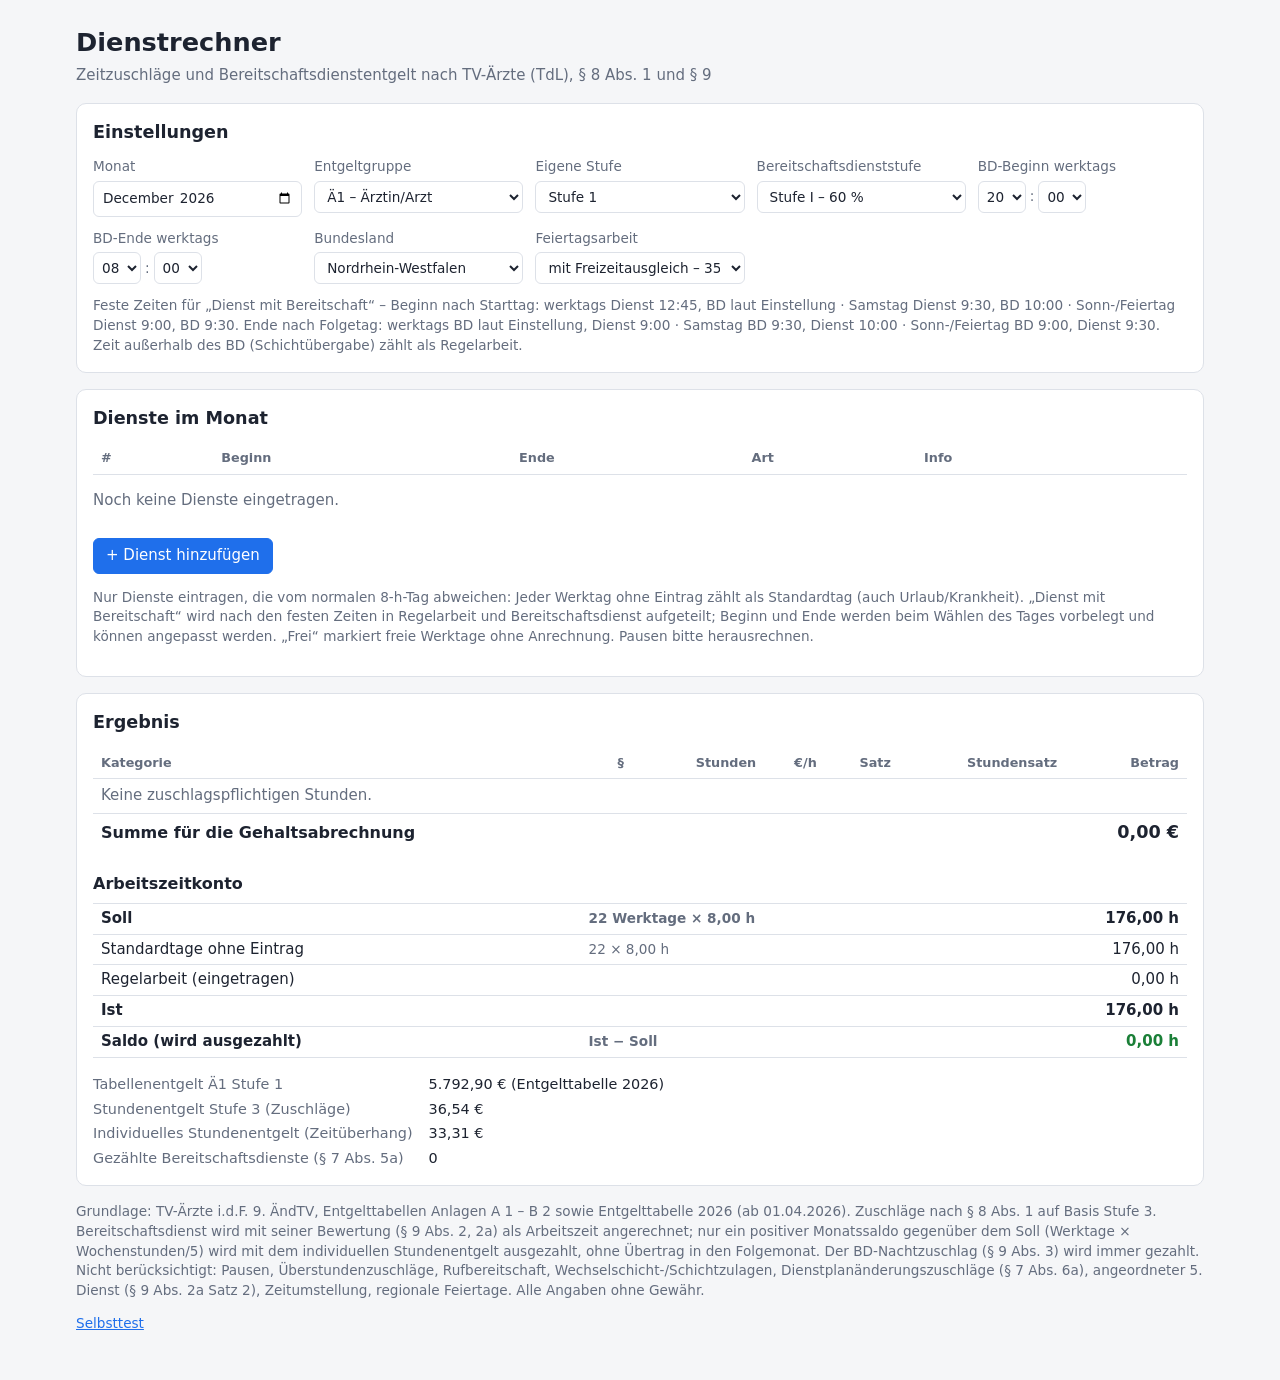
<file: index.html>
<!doctype html>
<html lang="de">
<head>
  <meta charset="utf-8">
  <meta name="viewport" content="width=device-width, initial-scale=1">
  <meta name="robots" content="noindex, nofollow">
  <title>Dienstrechner</title>
  <link rel="stylesheet" href="style.css">
</head>
<body>
  <header>
    <h1>Dienstrechner</h1>
    <p class="sub">Zeitzuschläge und Bereitschaftsdienstentgelt nach TV-Ärzte (TdL), § 8 Abs. 1 und § 9</p>
  </header>

  <main>
    <section class="card">
      <h2>Einstellungen</h2>
      <div class="settings">
        <label>Monat
          <input type="month" id="month">
        </label>
        <label>Entgeltgruppe
          <select id="group">
            <option value="Ä1">Ä1 – Ärztin/Arzt</option>
            <option value="Ä2">Ä2 – Fachärztin/Facharzt</option>
            <option value="Ä3">Ä3 – Oberärztin/Oberarzt</option>
            <option value="Ä4">Ä4 – Ltd. Oberärztin/Oberarzt</option>
          </select>
        </label>
        <label>Eigene Stufe
          <select id="stufe"></select>
        </label>
        <label>Bereitschaftsdienststufe
          <select id="bdStufe">
            <option value="I">Stufe I – 60 %</option>
            <option value="II">Stufe II – 95 %</option>
          </select>
        </label>
        <label>BD-Beginn werktags
          <span class="time"><select id="bdStartH" aria-label="Stunde"></select><span class="colon">:</span><select id="bdStartM" aria-label="Minute"></select></span>
        </label>
        <label>BD-Ende werktags
          <span class="time"><select id="bdEndH" aria-label="Stunde"></select><span class="colon">:</span><select id="bdEndM" aria-label="Minute"></select></span>
        </label>
        <label>Bundesland
          <select id="state"></select>
        </label>
        <label>Feiertagsarbeit
          <select id="holidayFza">
            <option value="1">mit Freizeitausgleich – 35 %</option>
            <option value="0">ohne Freizeitausgleich – 135 %</option>
          </select>
        </label>
      </div>
      <p class="muted small fixed-times">Feste Zeiten für „Dienst mit Bereitschaft“ – Beginn nach Starttag:
        werktags Dienst 12:45, BD laut Einstellung · Samstag Dienst 9:30, BD 10:00 · Sonn-/Feiertag Dienst 9:00, BD 9:30.
        Ende nach Folgetag: werktags BD laut Einstellung, Dienst 9:00 · Samstag BD 9:30, Dienst 10:00 · Sonn-/Feiertag BD 9:00, Dienst 9:30.
        Zeit außerhalb des BD (Schichtübergabe) zählt als Regelarbeit.</p>
    </section>

    <section class="card">
      <h2>Dienste im Monat</h2>
      <table class="shifts">
        <thead>
          <tr><th>#</th><th>Beginn</th><th>Ende</th><th>Art</th><th>Info</th><th></th></tr>
        </thead>
        <tbody id="shiftRows"></tbody>
      </table>
      <p id="emptyHint" class="muted">Noch keine Dienste eingetragen.</p>
      <button type="button" id="addShift" class="primary">+ Dienst hinzufügen</button>
      <p class="muted small">Nur Dienste eintragen, die vom normalen 8-h-Tag abweichen: Jeder Werktag ohne Eintrag zählt als
        Standardtag (auch Urlaub/Krankheit). „Dienst mit Bereitschaft“ wird nach den festen Zeiten in Regelarbeit und
        Bereitschaftsdienst aufgeteilt; Beginn und Ende werden beim Wählen des Tages vorbelegt und können angepasst werden.
        „Frei“ markiert freie Werktage ohne Anrechnung. Pausen bitte herausrechnen.</p>
    </section>

    <section class="card">
      <h2>Ergebnis</h2>
      <ul id="warnings" class="warnings"></ul>
      <table class="results">
        <thead>
          <tr><th>Kategorie</th><th>§</th><th class="num">Stunden</th><th class="num">€/h</th><th class="num">Satz</th><th class="num">Stundensatz</th><th class="num">Betrag</th></tr>
        </thead>
        <tbody id="resultRows"></tbody>
        <tfoot>
          <tr><th>Summe für die Gehaltsabrechnung</th><td></td><td></td><td></td><td></td><td></td><th class="num" id="total"></th></tr>
        </tfoot>
      </table>
      <h3>Arbeitszeitkonto</h3>
      <table class="balance">
        <tbody id="balanceRows"></tbody>
      </table>
      <dl class="facts" id="facts"></dl>
    </section>
  </main>

  <footer class="muted small">
    <p>Grundlage: TV-Ärzte i.d.F. 9. ÄndTV, Entgelttabellen Anlagen A 1 – B 2 sowie Entgelttabelle 2026 (ab 01.04.2026). Zuschläge nach § 8 Abs. 1 auf Basis Stufe 3.
      Bereitschaftsdienst wird mit seiner Bewertung (§ 9 Abs. 2, 2a) als Arbeitszeit angerechnet; nur ein positiver Monatssaldo
      gegenüber dem Soll (Werktage × Wochenstunden/5) wird mit dem individuellen Stundenentgelt ausgezahlt, ohne Übertrag in
      den Folgemonat. Der BD-Nachtzuschlag (§ 9 Abs. 3) wird immer gezahlt. Nicht berücksichtigt: Pausen, Überstundenzuschläge, Rufbereitschaft,
      Wechselschicht-/Schichtzulagen, Dienstplanänderungszuschläge (§ 7 Abs. 6a), angeordneter 5. Dienst (§ 9 Abs. 2a Satz 2),
      Zeitumstellung, regionale Feiertage. Alle Angaben ohne Gewähr.</p>
    <p><a href="tests.html">Selbsttest</a></p>
  </footer>

  <script src="js/tariff.js"></script>
  <script src="js/holidays.js"></script>
  <script src="js/calc.js"></script>
  <script src="js/app.js"></script>
</body>
</html>
</file>
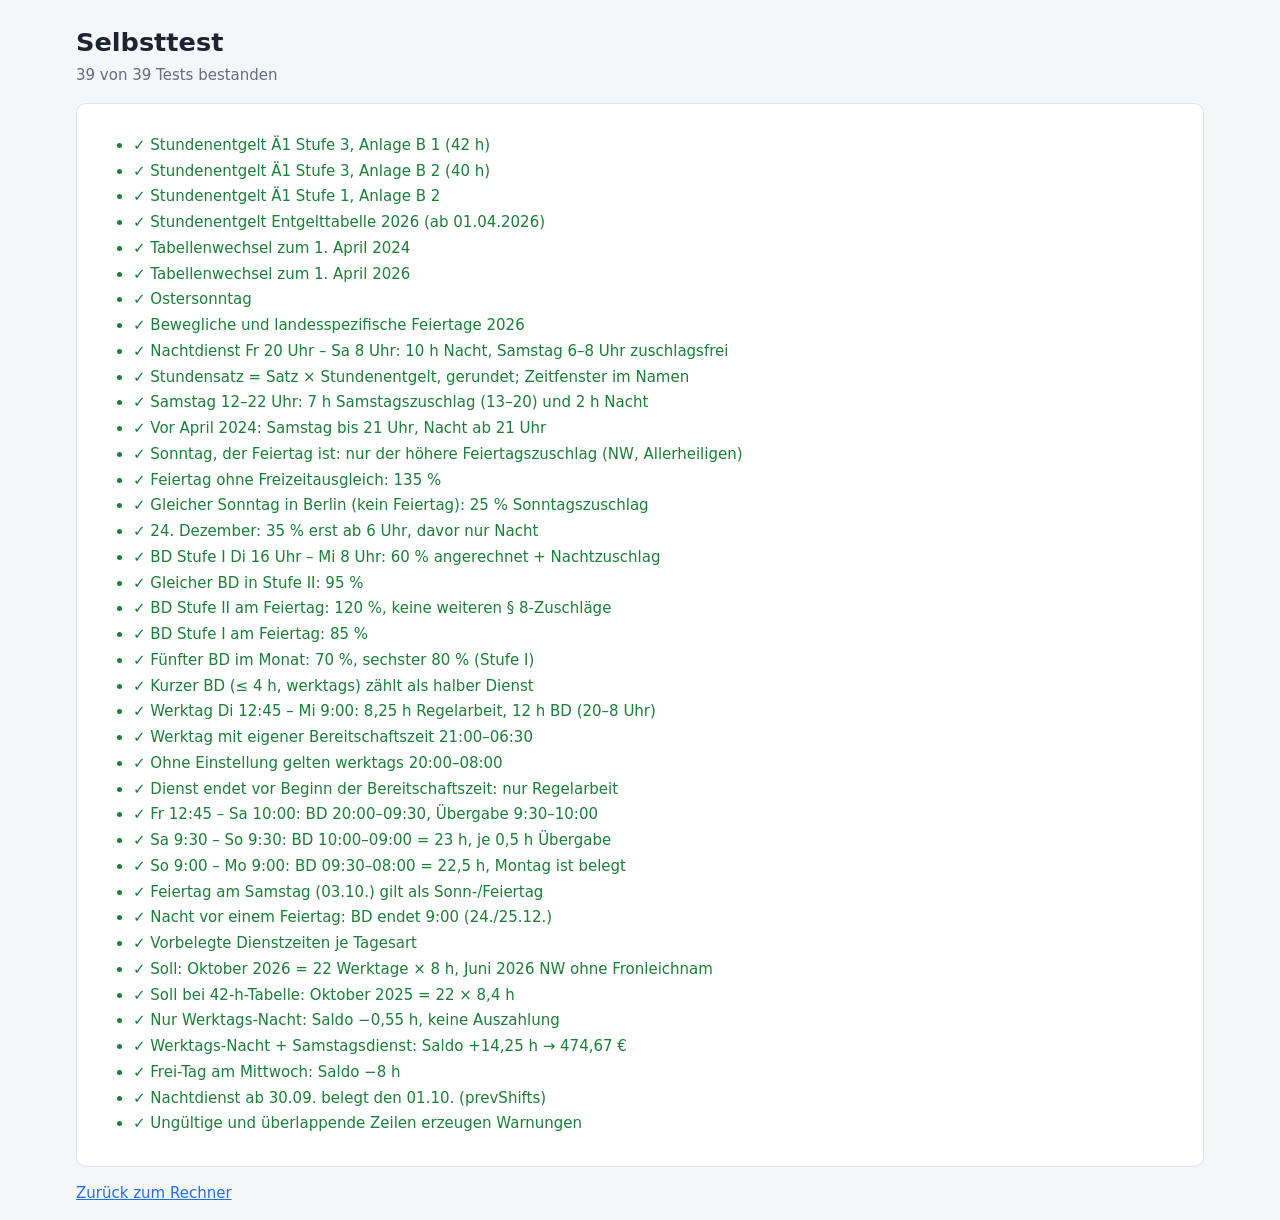
<file: tests.html>
<!doctype html>
<html lang="de">
<head>
  <meta charset="utf-8">
  <meta name="viewport" content="width=device-width, initial-scale=1">
  <meta name="robots" content="noindex, nofollow">
  <title>Dienstrechner Selbsttest</title>
  <link rel="stylesheet" href="style.css">
  <style>
    .ok { color: #1a7f37; }
    .fail { color: #d1242f; }
    li { margin: 4px 0; }
  </style>
</head>
<body>
  <header><h1>Selbsttest</h1><p class="sub" id="summary"></p></header>
  <main><section class="card"><ul id="list"></ul></section><p><a href="index.html">Zurück zum Rechner</a></p></main>
  <script src="js/tariff.js"></script>
  <script src="js/holidays.js"></script>
  <script src="js/calc.js"></script>
  <script src="js/tests.js"></script>
  <script>
    const results = DR.tests.run();
    const list = document.getElementById('list');
    for (const r of results) {
      const li = document.createElement('li');
      li.className = r.ok ? 'ok' : 'fail';
      li.textContent = (r.ok ? '✓ ' : '✗ ') + r.name + (r.ok ? '' : ' – ' + r.error);
      list.appendChild(li);
    }
    const failed = results.filter((r) => !r.ok).length;
    document.getElementById('summary').textContent = `${results.length - failed} von ${results.length} Tests bestanden`;
  </script>
</body>
</html>
</file>
<file: style.css>
:root {
  --bg: #f5f6f8;
  --card: #ffffff;
  --text: #1d2330;
  --muted: #646d7e;
  --border: #dde1e8;
  --accent: #1f6feb;
  --accent-text: #ffffff;
  --bd: #f1f6ff;
  --warn-bg: #fff4e5;
  --warn-text: #8a4b00;
  color-scheme: light;
}
@media (prefers-color-scheme: dark) {
  :root {
    --bg: #14171c;
    --card: #1c2027;
    --text: #e6e9ef;
    --muted: #98a1b2;
    --border: #2f3541;
    --accent: #4c8dff;
    --accent-text: #0b1220;
    --bd: #1b2533;
    --warn-bg: #3a2a12;
    --warn-text: #ffcf8a;
    color-scheme: dark;
  }
}

* { box-sizing: border-box; }
body {
  margin: 0;
  background: var(--bg);
  color: var(--text);
  font: 15px/1.45 system-ui, -apple-system, "Segoe UI", Roboto, sans-serif;
}
header, main, footer { max-width: 1160px; margin: 0 auto; padding: 0 16px; }
header { padding-top: 24px; }
h1 { margin: 0; font-size: 1.6rem; }
h2 { margin: 0 0 12px; font-size: 1.1rem; }
.sub { margin: 4px 0 16px; color: var(--muted); }
.muted { color: var(--muted); }
.small { font-size: 0.85rem; }

.card {
  background: var(--card);
  border: 1px solid var(--border);
  border-radius: 10px;
  padding: 16px;
  margin-bottom: 16px;
}

.settings {
  display: grid;
  grid-template-columns: repeat(auto-fill, minmax(190px, 1fr));
  gap: 12px;
}
label { display: flex; flex-direction: column; gap: 4px; font-size: 0.85rem; color: var(--muted); }
input, select, button { font: inherit; color: var(--text); }
input, select {
  background: var(--card);
  border: 1px solid var(--border);
  border-radius: 6px;
  padding: 6px 8px;
  min-width: 0;
}

table { width: 100%; border-collapse: collapse; }
th, td { text-align: left; padding: 6px 8px; border-bottom: 1px solid var(--border); vertical-align: middle; }
th { font-size: 0.8rem; color: var(--muted); font-weight: 600; }
.num { text-align: right; font-variant-numeric: tabular-nums; white-space: nowrap; }
tfoot th, tfoot td { color: var(--text); font-size: 1rem; border-bottom: none; }
tfoot .num { font-size: 1.1rem; }
.results tr.bd td { background: var(--bd); }
.shifts .idx { color: var(--muted); width: 2em; }
.dt, .time { display: flex; align-items: center; gap: 4px; }
.dt { flex-wrap: wrap; }
.dt input[type="date"] { flex: 1 1 auto; min-width: 0; }
.dt select, .time select { flex: none; padding: 6px 4px; }
.dt .clock { display: flex; align-items: center; gap: 4px; }
.colon { color: var(--muted); }
.results .para { display: none; font-size: 0.75rem; color: var(--muted); }
.shifts .info { font-size: 0.85rem; }
.shifts .info .summary { color: var(--text); font-weight: 600; white-space: nowrap; }
.shifts .info .summary:first-of-type { margin-top: 2px; }

button {
  border: 1px solid var(--border);
  background: var(--card);
  border-radius: 6px;
  padding: 6px 12px;
  cursor: pointer;
}
button.primary { background: var(--accent); color: var(--accent-text); border-color: var(--accent); margin-top: 12px; }
button.del { padding: 4px 8px; color: var(--muted); }
button.del:hover { color: #d1242f; border-color: #d1242f; }

.warnings { list-style: none; margin: 0 0 12px; padding: 0; }
.warnings:empty { display: none; }
.warnings li { background: var(--warn-bg); color: var(--warn-text); padding: 6px 10px; border-radius: 6px; margin-bottom: 6px; }

h3 { margin: 20px 0 8px; font-size: 1rem; }
.fixed-times { margin: 12px 0 0; }
.balance td { padding: 4px 8px; }
.balance td:nth-child(2) { font-size: 0.85rem; }
.balance tr.sum td { font-weight: 600; border-top: 1px solid var(--border); }
.balance tr.neg td:last-child { color: #d1242f; }
.balance tr.pos td:last-child { color: #1a7f37; }

.facts { display: grid; grid-template-columns: max-content 1fr; gap: 4px 16px; margin: 16px 0 0; font-size: 0.9rem; }
.facts dt { color: var(--muted); }
.facts dd { margin: 0; font-variant-numeric: tabular-nums; }

footer { padding-bottom: 32px; }
a { color: var(--accent); }

/* Schmale Bildschirme: Dienst-Zeilen als Karten, Ergebnis-Tabelle scrollbar */
@media (max-width: 680px) {
  .shifts, .shifts tbody { display: block; }
  .shifts thead { display: none; }
  .shifts tr { display: grid; grid-template-columns: minmax(0, 1fr); gap: 6px; padding: 10px 0; border-bottom: 1px solid var(--border); position: relative; }
  .shifts td { border: none; padding: 0; display: flex; flex-direction: column; gap: 2px; min-width: 0; }
  .shifts input, .shifts select { width: 100%; }
  .shifts .dt select { width: auto; }
  .shifts td:nth-child(2) { padding-right: 44px; }
  .shifts td::before { content: attr(data-label); font-size: 0.75rem; color: var(--muted); }
  .shifts td.idx { display: none; }
  .shifts td:last-child { position: absolute; top: 28px; right: 0; }
  .shifts td:last-child::before { content: none; }
  .results tr > :nth-child(2), .results tr > :nth-child(4), .results tr > :nth-child(5), .results tr > :nth-child(6) { display: none; }
  .results { font-size: 0.9rem; }
  .results .para { display: block; }
  .results th, .results td { padding: 6px 4px; }
  .facts { grid-template-columns: 1fr; }
  .facts dd { margin-bottom: 6px; }
}
</file>
